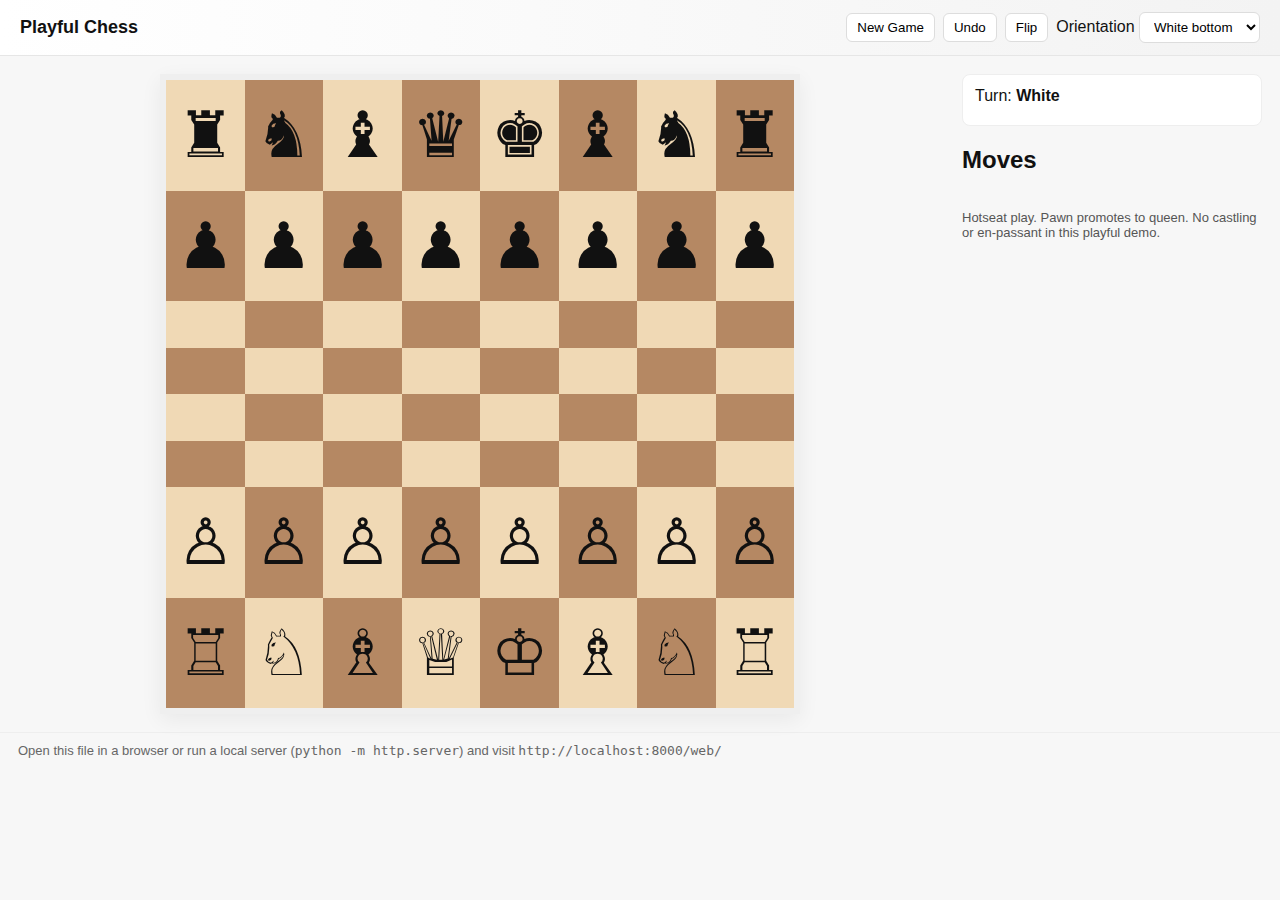
<file: index.html>
<!doctype html>
<html lang="en">
<head>
  <meta charset="utf-8" />
  <meta name="viewport" content="width=device-width,initial-scale=1" />
  <title>Playful Chess — Web UI</title>
  <link rel="stylesheet" href="style.css">
  <meta name="description" content="Playful Chess - interactive web UI for local 2-player chess" />
</head>
<body>
  <header class="topbar">
    <h1>Playful Chess</h1>
    <div class="controls">
      <button id="btnNew">New Game</button>
      <button id="btnUndo">Undo</button>
      <button id="btnFlip">Flip</button>
      <label class="theme">Orientation
        <select id="orientation">
          <option value="white">White bottom</option>
          <option value="black">Black bottom</option>
        </select>
      </label>
    </div>
  </header>

  <main class="main">
    <section class="board-wrap">
      <div id="board" class="board" aria-label="Chess board"></div>
    </section>
    <aside class="sidebar">
      <div class="info">
        <div id="turn">Turn: <strong id="turnPlayer">White</strong></div>
        <div id="status" class="status"></div>
      </div>
      <div class="history">
        <h2>Moves</h2>
        <ol id="movesList" class="moves"></ol>
      </div>
      <div class="credits">
        <p>Hotseat play. Pawn promotes to queen. No castling or en-passant in this playful demo.</p>
      </div>
    </aside>
  </main>

  <div id="promotion" class="modal hidden">
    <div class="modal-inner">
      <p>Promote pawn to:</p>
      <div class="promo-options">
        <button data-piece="Q">Queen</button>
      </div>
    </div>
  </div>

  <footer class="foot">Open this file in a browser or run a local server (<code>python -m http.server</code>) and visit <code>http://localhost:8000/web/</code></footer>

  <script src="app.js"></script>
</body>
</html>
</file>
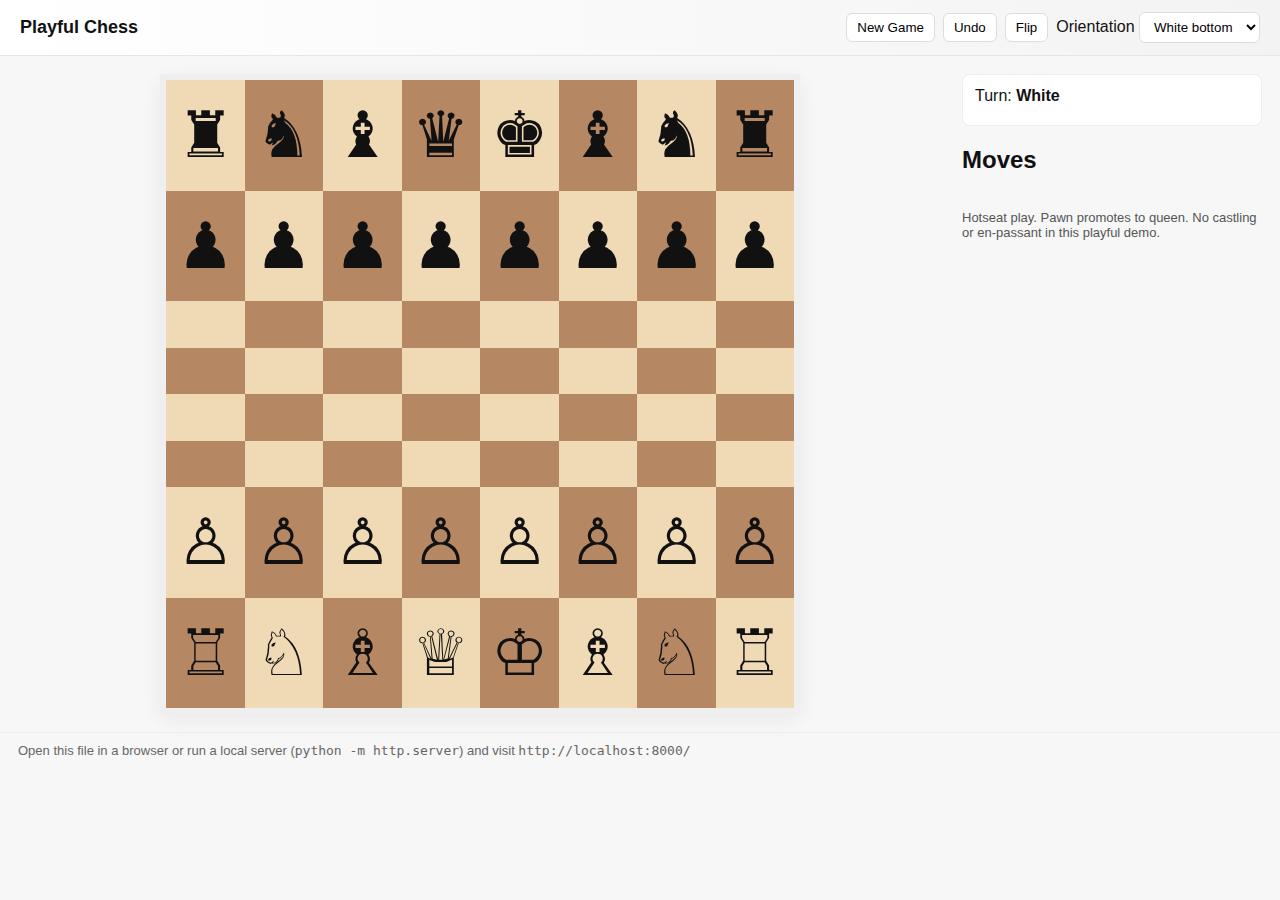
<file: docs/index.html>
<!doctype html>
<html lang="en">
<head>
  <meta charset="utf-8" />
  <meta name="viewport" content="width=device-width,initial-scale=1" />
  <title>Playful Chess — Web UI</title>
  <link rel="stylesheet" href="style.css">
  <meta name="description" content="Playful Chess - interactive web UI for local 2-player chess" />
</head>
<body>
  <header class="topbar">
    <h1>Playful Chess</h1>
    <div class="controls">
      <button id="btnNew">New Game</button>
      <button id="btnUndo">Undo</button>
      <button id="btnFlip">Flip</button>
      <label class="theme">Orientation
        <select id="orientation">
          <option value="white">White bottom</option>
          <option value="black">Black bottom</option>
        </select>
      </label>
    </div>
  </header>

  <main class="main">
    <section class="board-wrap">
      <div id="board" class="board" aria-label="Chess board"></div>
    </section>
    <aside class="sidebar">
      <div class="info">
        <div id="turn">Turn: <strong id="turnPlayer">White</strong></div>
        <div id="status" class="status"></div>
      </div>
      <div class="history">
        <h2>Moves</h2>
        <ol id="movesList" class="moves"></ol>
      </div>
      <div class="credits">
        <p>Hotseat play. Pawn promotes to queen. No castling or en-passant in this playful demo.</p>
      </div>
    </aside>
  </main>

  <div id="promotion" class="modal hidden">
    <div class="modal-inner">
      <p>Promote pawn to:</p>
      <div class="promo-options">
        <button data-piece="Q">Queen</button>
      </div>
    </div>
  </div>

  <footer class="foot">Open this file in a browser or run a local server (<code>python -m http.server</code>) and visit <code>http://localhost:8000/</code></footer>

  <script src="app.js"></script>
</body>
</html>
</file>
<file: style.css>
:root{
  --light-square: #f0d9b5;
  --dark-square: #b58863;
  --accent: #2b7a78;
  --bg: #f7f7f7;
  --glass: rgba(255,255,255,0.6);
}
*{box-sizing:border-box}
body{font-family:Inter,Segoe UI,Roboto,Arial,sans-serif;margin:0;background:var(--bg);color:#111}
.topbar{display:flex;align-items:center;justify-content:space-between;padding:12px 20px;background:linear-gradient(90deg,#fff, #f3f3f3);border-bottom:1px solid #e6e6e6}
.topbar h1{margin:0;font-size:18px}
.controls{display:flex;gap:8px;align-items:center}
.controls button, .controls select{padding:6px 10px;border-radius:6px;border:1px solid #ddd;background:white;cursor:pointer}

.main{display:flex;gap:20px;padding:18px;align-items:flex-start}
.board-wrap{flex:1;display:flex;justify-content:center}
.sidebar{width:300px}

.board{width:min(92vw,640px);max-width:640px;aspect-ratio:1/1;display:grid;grid-template-columns:repeat(8,1fr);border:6px solid #efefef;box-shadow:0 6px 20px rgba(0,0,0,0.06);background:linear-gradient(180deg,var(--glass),transparent)}
.square{position:relative;display:flex;align-items:center;justify-content:center;font-size:calc(min(6vw,64px));user-select:none}
.square.light{background:var(--light-square)}
.square.dark{background:var(--dark-square)}
.square .piece{font-size:1em;line-height:1;transition:transform .12s cubic-bezier(.2,.8,.2,1)}
.square.highlight{outline:4px solid rgba(43,122,120,0.18);box-shadow:inset 0 0 0 2px rgba(43,122,120,0.06)}
.square.capture{background:linear-gradient(90deg, rgba(255,200,200,0.25), transparent)}
.square.selected{box-shadow:0 8px 18px rgba(43,122,120,0.12);transform:translateY(-2px)}

.moves{max-height:48vh;overflow:auto;padding-left:20px}
.info{margin-bottom:12px;padding:12px;border-radius:8px;background:#fff;border:1px solid #eee}
.status{margin-top:8px;color:#666}
.credits{margin-top:14px;font-size:13px;color:#555}

.modal{position:fixed;inset:0;display:flex;align-items:center;justify-content:center;background:rgba(0,0,0,0.35)}
.modal.hidden{display:none}
.modal-inner{background:white;padding:18px;border-radius:10px;min-width:220px;text-align:center}
.promo-options button{padding:10px 14px;margin:8px;border-radius:8px;border:1px solid #ddd;background:#fff}

.foot{padding:10px 18px;font-size:13px;color:#666;border-top:1px solid #eee}

@media (max-width:900px){
  .main{flex-direction:column}
  .sidebar{width:100%}
  .board{width:96vw}
}
</file>
<file: docs/style.css>
:root{
  --light-square: #f0d9b5;
  --dark-square: #b58863;
  --accent: #2b7a78;
  --bg: #f7f7f7;
  --glass: rgba(255,255,255,0.6);
}
*{box-sizing:border-box}
body{font-family:Inter,Segoe UI,Roboto,Arial,sans-serif;margin:0;background:var(--bg);color:#111}
.topbar{display:flex;align-items:center;justify-content:space-between;padding:12px 20px;background:linear-gradient(90deg,#fff, #f3f3f3);border-bottom:1px solid #e6e6e6}
.topbar h1{margin:0;font-size:18px}
.controls{display:flex;gap:8px;align-items:center}
.controls button, .controls select{padding:6px 10px;border-radius:6px;border:1px solid #ddd;background:white;cursor:pointer}

.main{display:flex;gap:20px;padding:18px;align-items:flex-start}
.board-wrap{flex:1;display:flex;justify-content:center}
.sidebar{width:300px}

.board{width:min(92vw,640px);max-width:640px;aspect-ratio:1/1;display:grid;grid-template-columns:repeat(8,1fr);border:6px solid #efefef;box-shadow:0 6px 20px rgba(0,0,0,0.06);background:linear-gradient(180deg,var(--glass),transparent)}
.square{position:relative;display:flex;align-items:center;justify-content:center;font-size:calc(min(6vw,64px));user-select:none}
.square.light{background:var(--light-square)}
.square.dark{background:var(--dark-square)}
.square .piece{font-size:1em;line-height:1;transition:transform .12s cubic-bezier(.2,.8,.2,1)}
.square.highlight{outline:4px solid rgba(43,122,120,0.18);box-shadow:inset 0 0 0 2px rgba(43,122,120,0.06)}
.square.capture{background:linear-gradient(90deg, rgba(255,200,200,0.25), transparent)}
.square.selected{box-shadow:0 8px 18px rgba(43,122,120,0.12);transform:translateY(-2px)}

.moves{max-height:48vh;overflow:auto;padding-left:20px}
.info{margin-bottom:12px;padding:12px;border-radius:8px;background:#fff;border:1px solid #eee}
.status{margin-top:8px;color:#666}
.credits{margin-top:14px;font-size:13px;color:#555}

.modal{position:fixed;inset:0;display:flex;align-items:center;justify-content:center;background:rgba(0,0,0,0.35)}
.modal.hidden{display:none}
.modal-inner{background:white;padding:18px;border-radius:10px;min-width:220px;text-align:center}
.promo-options button{padding:10px 14px;margin:8px;border-radius:8px;border:1px solid #ddd;background:#fff}

.foot{padding:10px 18px;font-size:13px;color:#666;border-top:1px solid #eee}

@media (max-width:900px){
  .main{flex-direction:column}
  .sidebar{width:100%}
  .board{width:96vw}
}
</file>
